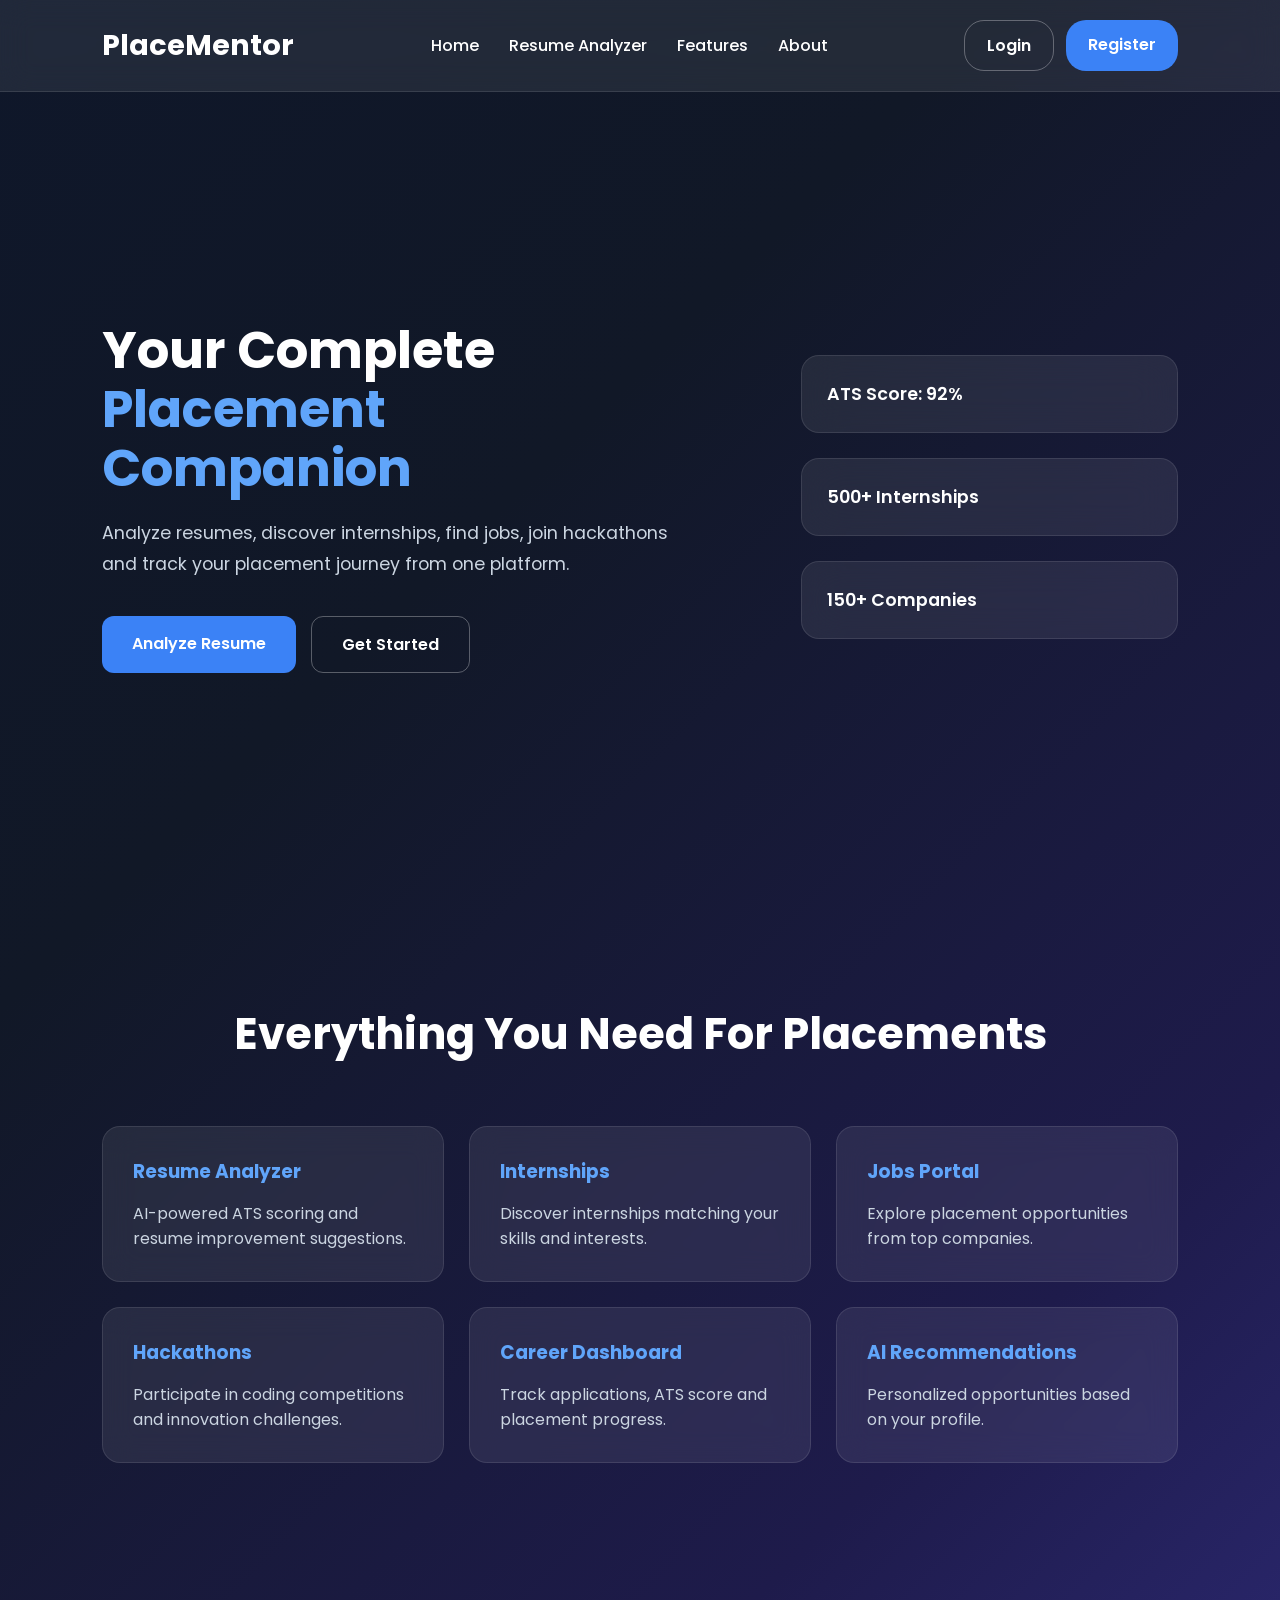
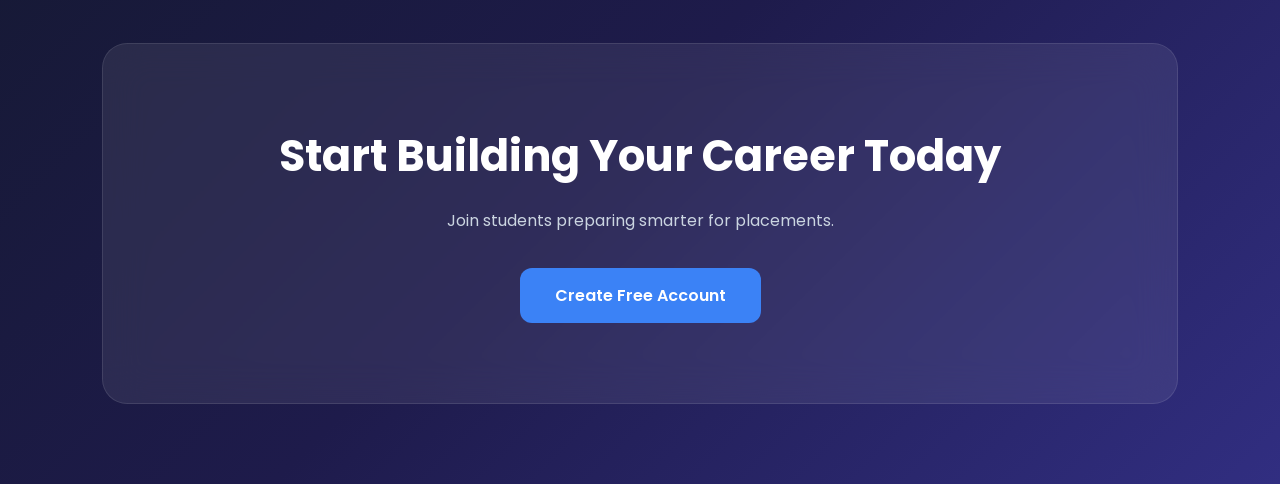
<file: index.html>
<!DOCTYPE html>
<html lang="en">
<head>
    <meta charset="UTF-8">
    <meta name="viewport" content="width=device-width, initial-scale=1.0">
    <title>PlaceMentor AI</title>

    <link rel="stylesheet" href="assets/css/index.css">

    <link href="https://fonts.googleapis.com/css2?family=Poppins:wght@300;400;500;600;700&display=swap" rel="stylesheet">
</head>

<body>

    <!-- NAVBAR -->
    <nav class="navbar">

        <div class="logo">
            PlaceMentor
        </div>

        <ul class="nav-links">
            <li><a href="#">Home</a></li>
            <li><a href="resume/index.html">Resume Analyzer</a></li>
            <li><a href="#">Features</a></li>
            <li><a href="#">About</a></li>
        </ul>

        <div class="nav-buttons">
            <a href="auth/login.html" class="login-btn">
                Login
            </a>

            <a href="auth/register.html" class="register-btn">
                Register
            </a>
        </div>

    </nav>

    <!-- HERO SECTION -->

    <section class="hero">

        <div class="hero-content">

            <h1>
                Your Complete
                <span>Placement Companion</span>
            </h1>

            <p>
                Analyze resumes, discover internships,
                find jobs, join hackathons and track
                your placement journey from one platform.
            </p>

            <div class="hero-buttons">

                <a href="resume/index.html" class="primary-btn">
                    Analyze Resume
                </a>

                <a href="auth/register.html" class="secondary-btn">
                    Get Started
                </a>

            </div>

        </div>

        <div class="hero-image">

            <div class="floating-card">
                ATS Score: 92%
            </div>

            <div class="floating-card">
                500+ Internships
            </div>

            <div class="floating-card">
                150+ Companies
            </div>

        </div>

    </section>

    <!-- FEATURES -->

    <section class="features">

        <h2>Everything You Need For Placements</h2>

        <div class="feature-grid">

            <div class="card">
                <h3>Resume Analyzer</h3>
                <p>
                    AI-powered ATS scoring and resume improvement suggestions.
                </p>
            </div>

            <div class="card">
                <h3>Internships</h3>
                <p>
                    Discover internships matching your skills and interests.
                </p>
            </div>

            <div class="card">
                <h3>Jobs Portal</h3>
                <p>
                    Explore placement opportunities from top companies.
                </p>
            </div>

            <div class="card">
                <h3>Hackathons</h3>
                <p>
                    Participate in coding competitions and innovation challenges.
                </p>
            </div>

            <div class="card">
                <h3>Career Dashboard</h3>
                <p>
                    Track applications, ATS score and placement progress.
                </p>
            </div>

            <div class="card">
                <h3>AI Recommendations</h3>
                <p>
                    Personalized opportunities based on your profile.
                </p>
            </div>

        </div>

    </section>

    <!-- CTA -->

    <section class="cta">

        <h2>
            Start Building Your Career Today
        </h2>

        <p>
            Join students preparing smarter for placements.
        </p>

        <a href="auth/register.html" class="cta-btn">
            Create Free Account
        </a>

    </section>
<script>

function logout(){

    localStorage.removeItem(
        "loggedInUser"
    );

    window.location.href =
    "../auth/index.html";

}

</script>
</body>
</html>
</file>
<file: assets/css/index.css>
* {
    margin: 0;
    padding: 0;
    box-sizing: border-box;
    font-family: 'Poppins', sans-serif;
}

body {
    min-height: 100vh;
    overflow-x: hidden;
    color: white;
    background: linear-gradient(
        135deg,
        #0f172a 0%,
        #111827 30%,
        #1e1b4b 70%,
        #312e81 100%
    );
}

/* =========================================
   NAVBAR (DESKTOP)
   ========================================= */
.navbar {
    position: sticky;
    top: 0;
    z-index: 1000;
    display: flex;
    justify-content: space-between;
    align-items: center;
    padding: 20px 8%;
    background: rgba(255, 255, 255, 0.08);
    backdrop-filter: blur(15px);
    border-bottom: 1px solid rgba(255, 255, 255, 0.1);
}

.logo {
    font-size: 1.8rem;
    font-weight: 700;
    color: white;
}

.nav-links {
    display: flex;
    list-style: none;
    gap: 30px;
}

.nav-links a {
    color: white;
    text-decoration: none;
    font-weight: 500;
    transition: .3s;
}

.nav-links a:hover {
    color: #60a5fa;
}

.nav-buttons {
    display: flex;
    gap: 12px;
}

.login-btn,
.register-btn {
    text-decoration: none;
    padding: 12px 22px;
    border-radius: 20px;
    font-weight: 600;
    transition: .3s;
}

.login-btn {
    border: 1px solid rgba(255, 255, 255, .3);
    color: white;
}

.login-btn:hover {
    background: rgba(255, 255, 255, .1);
}

.register-btn {
    background: #3b82f6;
    color: white;
}

.register-btn:hover {
    transform: translateY(-3px);
    box-shadow: 0 10px 25px rgba(59, 130, 246, .4);
}

/* =========================================
   HERO SECTION (DESKTOP)
   ========================================= */
.hero {
    min-height: 90vh;
    display: flex;
    justify-content: space-between;
    align-items: center;
    padding: 80px 8%;
}

.hero-content {
    width: 55%;
    animation: fadeUp 1s ease;
}

.hero-content h1 {
    font-size: 3.2rem;
    line-height: 1.15;
}

.hero-content span {
    color: #60a5fa;
}

.hero-content p {
    margin-top: 20px;
    color: #cbd5e1;
    font-size: 1.1rem;
    line-height: 1.8;
}

.hero-buttons {
    margin-top: 35px;
    display: flex;
    gap: 15px;
}

.primary-btn,
.secondary-btn {
    text-decoration: none;
    padding: 15px 30px;
    border-radius: 12px;
    font-weight: 600;
    transition: .3s;
}

.primary-btn {
    background: #3b82f6;
    color: white;
}

.primary-btn:hover {
    transform: translateY(-4px);
    box-shadow: 0 10px 30px rgba(59, 130, 246, .5);
}

.secondary-btn {
    border: 1px solid rgba(255, 255, 255, .3);
    color: white;
}

.secondary-btn:hover {
    background: rgba(255, 255, 255, .08);
}

.hero-image {
    width: 35%;
    display: flex;
    flex-direction: column;
    gap: 25px;
}

.floating-card {
    background: rgba(255, 255, 255, .08);
    backdrop-filter: blur(20px);
    border: 1px solid rgba(255, 255, 255, .1);
    padding: 25px;
    border-radius: 18px;
    font-size: 1.1rem;
    font-weight: 600;
    animation: float 4s ease-in-out infinite;
}

.floating-card:nth-child(2) {
    animation-delay: 1s;
}

.floating-card:nth-child(3) {
    animation-delay: 2s;
}

@keyframes float {
    0%, 100% { transform: translateY(0px); }
    50% { transform: translateY(-15px); }
}

@keyframes fadeUp {
    from { opacity: 0; transform: translateY(40px); }
    to { opacity: 1; transform: translateY(0); }
}

/* =========================================
   FEATURES SECTION
   ========================================= */
.features {
    padding: 100px 8%;
}

.features h2 {
    text-align: center;
    font-size: 2.7rem;
    margin-bottom: 60px;
}

.feature-grid {
    display: grid;
    grid-template-columns: repeat(auto-fit, minmax(280px, 1fr));
    gap: 25px;
}

.card {
    background: rgba(255, 255, 255, .08);
    backdrop-filter: blur(15px);
    border: 1px solid rgba(255, 255, 255, .1);
    padding: 30px;
    border-radius: 18px;
    transition: .4s;
}

.card:hover {
    transform: translateY(-10px);
    box-shadow: 0 15px 35px rgba(0, 0, 0, .2);
}

.card h3 {
    color: #60a5fa;
    margin-bottom: 15px;
}

.card p {
    color: #cbd5e1;
}

/* =========================================
   CTA SECTION
   ========================================= */
.cta {
    margin: 80px 8%;
    border-radius: 25px;
    background: rgba(255, 255, 255, .08);
    backdrop-filter: blur(20px);
    border: 1px solid rgba(255, 255, 255, .1);
    text-align: center;
    padding: 80px 30px;
}

.cta h2 {
    font-size: 2.7rem;
}

.cta p {
    margin: 20px 0;
    color: #cbd5e1;
}

.cta-btn {
    display: inline-block;
    margin-top: 15px;
    padding: 15px 35px;
    background: #3b82f6;
    color: white;
    text-decoration: none;
    border-radius: 12px;
    font-weight: 600;
    transition: .3s;
}

.cta-btn:hover {
    transform: translateY(-4px);
    box-shadow: 0 10px 30px rgba(59, 130, 246, .5);
}

/* =========================================
   MOBILE & TABLET RESPONSIVE 
   (Cleaned up into unified blocks)
   ========================================= */

/* Tablets & Small Laptops */
@media(max-width: 900px) {
    .hero {
        flex-direction: column;
        text-align: center;
        gap: 50px;
        padding-top: 40px;
    }

    .hero-content,
    .hero-image {
        width: 100%;
    }

    .hero-content h1 {
        font-size: 3.2rem;
    }
    
    .nav-links {
        display: none; /* Hide middle links on smaller screens */
    }
}

/* Mobile Phones */
@media(max-width: 768px) {
    
    /* Navbar Mobile Fixes */
    .navbar {
        padding: 15px 5%;
    }
    
    .logo {
        font-size: 1.4rem; /* Scaled down logo */
    }
    
    .nav-buttons {
        gap: 8px;
    }
    
    .login-btn,
    .register-btn {
        padding: 8px 16px; /* Shrink button padding */
        font-size: 0.9rem; /* Shrink button text */
    }

    /* Hero Text Mobile Fixes */
    .hero-content h1 {
        font-size: 1.6rem; /* Much better for mobile screens */
    }
    
    .hero-content p {
        font-size: 0.95rem;
    }

    /* Stack Hero Buttons */
    .hero-buttons {
        flex-direction: column;
        gap: 12px;
        width: 100%;
    }

    .primary-btn,
    .secondary-btn {
        width: 100%;
        display: block;
    }

    /* Scale down CTA text */
    .cta h2 {
        font-size: 2rem;
    }
}
</file>
